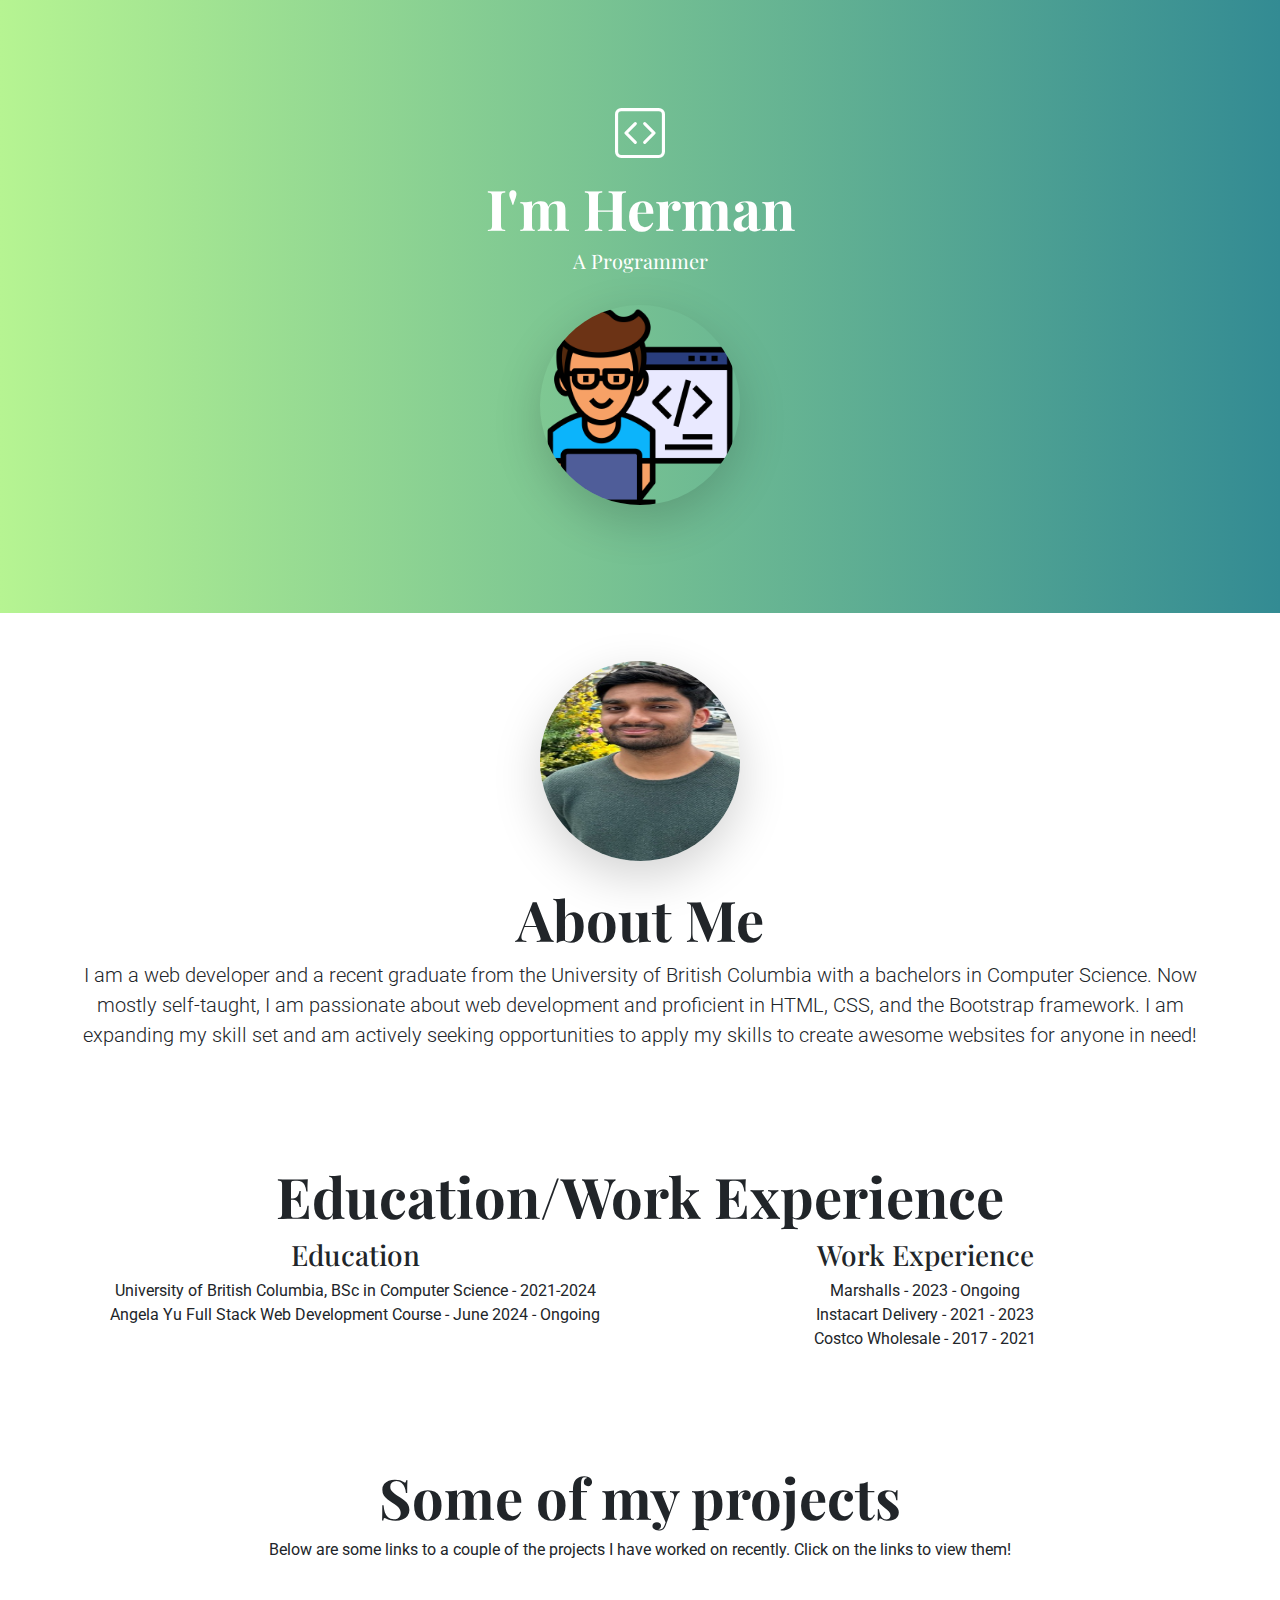
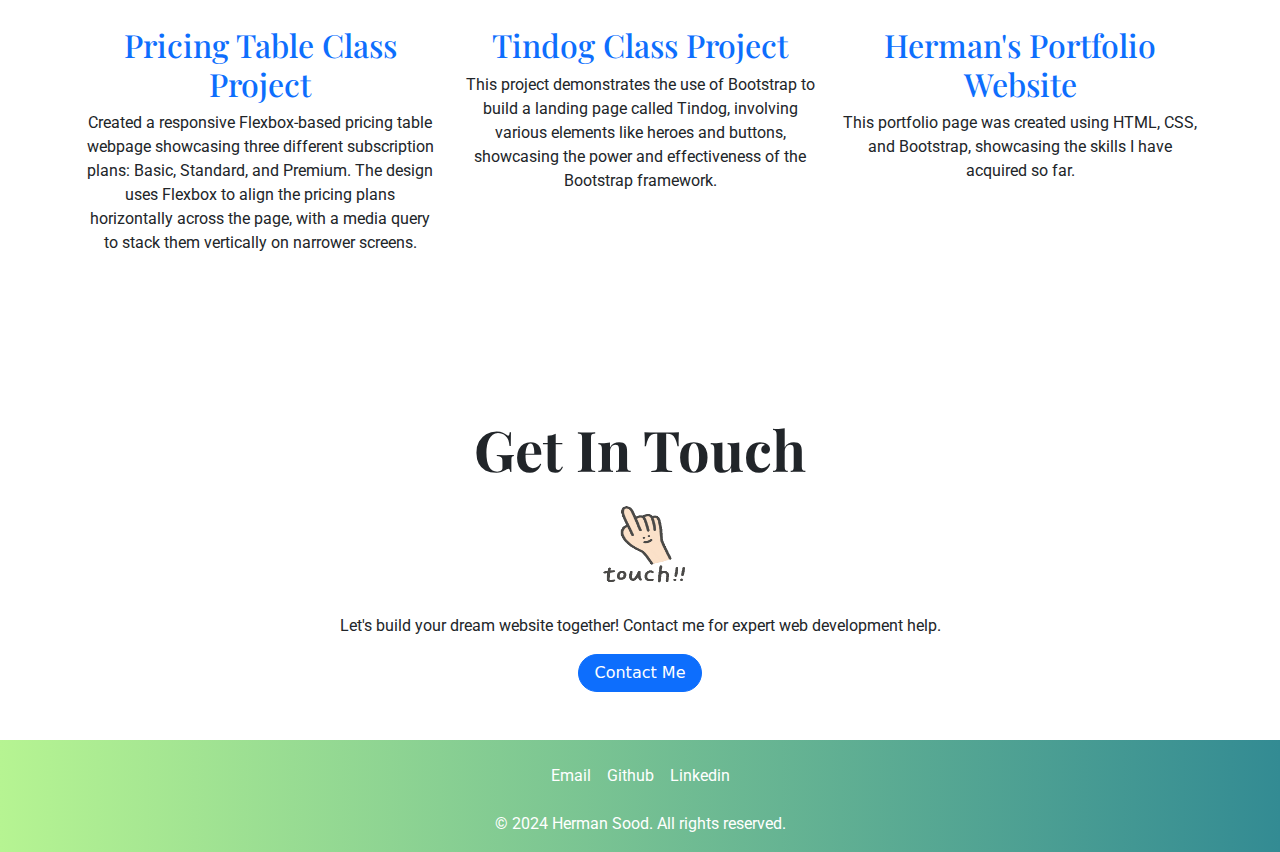
<file: index.html>
<!DOCTYPE html>
<html lang="en">
<head>
    <meta charset="UTF-8">
    <meta name="viewport" content="width=device-width, initial-scale=1.0">
    <title>Herman's Personal Site</title>
    <link href="https://cdn.jsdelivr.net/npm/bootstrap@5.3.3/dist/css/bootstrap.min.css" rel="stylesheet" integrity="sha384-QWTKZyjpPEjISv5WaRU9OFeRpok6YctnYmDr5pNlyT2bRjXh0JMhjY6hW+ALEwIH" crossorigin="anonymous">
    <link rel="stylesheet" href="./style.css">
    <link href="https://fonts.googleapis.com/css2?family=Playfair+Display:wght@700&family=Roboto:wght@400&display=swap" rel="stylesheet">
</head>
<body>
    <header class="Part1 text-center text-white">
        <div class="container py-5">
            <svg xmlns="http://www.w3.org/2000/svg" width="50" height="50" fill="currentColor" class="bi bi-code-square mb-3" viewBox="0 0 16 16">
                <path d="M14 1a1 1 0 0 1 1 1v12a1 1 0 0 1-1 1H2a1 1 0 0 1-1-1V2a1 1 0 0 1 1-1zM2 0a2 2 0 0 0-2 2v12a2 2 0 0 0 2 2h12a2 2 0 0 0 2-2V2a2 2 0 0 0-2-2z"/>
                <path d="M6.854 4.646a.5.5 0 0 1 0 .708L4.207 8l2.647 2.646a.5.5 0 0 1-.708.708l-3-3a.5.5 0 0 1 0-.708l3-3a.5.5 0 0 1 .708 0m2.292 0a.5.5 0 0 0 0 .708L11.793 8l-2.647 2.646a.5.5 0 0 0 .708.708l3-3a.5.5 0 0 0 0-.708l-3-3a.5.5 0 0 0-.708 0"/>
            </svg>
            <h1 class="display-4 fw-bold">I'm Herman</h1>
            <h2 class="lead">A Programmer</h2>
            <img src="./assets/images/Programmer.png" class="profile img-fluid rounded-circle shadow-lg mt-4" alt="Programmer" width="200" loading="lazy">
        </div>
    </header>

    <section class="Part2 text-center">
        <div class="container py-5">
            <img src="./assets/images/Screenshot 2024-05-30 150441.png" class="Herman img-fluid rounded-circle shadow-lg mb-4" alt="Herman" width="200" height="200" loading="lazy">
            <h2 class="display-4 fw-bold">About Me</h2>
            <p class="lead">I am a web developer and a recent graduate from the University of British Columbia with a bachelors in Computer Science. 
                Now mostly self-taught, I am passionate about web development and proficient in HTML, CSS, and the Bootstrap framework. I am expanding my skill set and am actively seeking opportunities to apply my skills to create awesome websites for anyone in need!</p>
        </div>
    </section>

    <section class="Part3 text-center">
        <div class="container py-5">
            <h2 class="display-4 fw-bold">Education/Work Experience</h2>
            <div class="row">
                <div class="col-md-6">
                    <h3>Education</h3>
                    <ul class="list-unstyled">
                        <li>University of British Columbia, BSc in Computer Science - 2021-2024</li>
                        <li>Angela Yu Full Stack Web Development Course - June 2024 - Ongoing</li>
                    </ul>
                </div>
                <div class="col-md-6">
                    <h3>Work Experience</h3>
                    <ul class="list-unstyled">
                        <li>Marshalls - 2023 - Ongoing</li>
                        <li>Instacart Delivery - 2021 - 2023</li>
                        <li>Costco Wholesale - 2017 - 2021</li>
                    </ul>
                </div>
            </div>
        </div>
    </section>

    <section class="Part4 text-center">
        <div class="container py-5">
            <h2 class="display-4 fw-bold">Some of my projects</h2>
            <p>Below are some links to a couple of the projects I have worked on recently. Click on the links to view them!</p>
            <div class="row g-4 py-5 row-cols-1 row-cols-lg-3">
                <div class="col">
                    <h3 class="fs-2"><a href="./Projects/9.4+Flexbox+Pricing+Table+Project/index.html" class="text-decoration-none">Pricing Table Class Project</a></h3>
                    <p>Created a responsive Flexbox-based pricing table webpage showcasing three different subscription plans: Basic, Standard, and Premium. The design uses Flexbox to align the pricing plans horizontally across the page, with a media query to stack them vertically on narrower screens.</p>
                </div>
                <div class="col">
                    <h3 class="fs-2"><a href="./Projects/11.3+TinDog+Project/11.3 TinDog Project/index.html" class="text-decoration-none">Tindog Class Project</a></h3>
                    <p>This project demonstrates the use of Bootstrap to build a landing page called Tindog, involving various elements like heroes and buttons, showcasing the power and effectiveness of the Bootstrap framework.</p>
                </div>
                <div class="col">
                    <h3 class="fs-2"><a href="./index.html" class="text-decoration-none">Herman's Portfolio Website</a></h3>
                    <p>This portfolio page was created using HTML, CSS, and Bootstrap, showcasing the skills I have acquired so far.</p>
                </div>
            </div>
        </div>
    </section>

    <section class="Contact text-center">
        <div class="container py-5">
            <h2 class="display-4 fw-bold">Get In Touch</h2>
            <img class="d-block mx-auto mb-4" src="./assets/images/giphy.gif" alt="" width="100" height="100">
            <p>Let's build your dream website together! Contact me for expert web development help.</p>
            <a href="#bottom"><button class="btn btn-primary rounded-pill px-3" type="button">Contact Me</button></a>
        </div>
    </section>

    <footer id="bottom" class="footer py-3 bg-dark text-white text-center">
        <ul class="nav justify-content-center pb-3">
            <li class="nav-item"><a href="mailto:hermansood23@gmail.com" class="nav-link px-2 text-white">Email</a></li>
            <li class="nav-item"><a href="https://github.com/Herman-23" class="nav-link px-2 text-white">Github</a></li>
            <li class="nav-item"><a href="https://www.linkedin.com/in/herman-sood-1b1a741b8/" class="nav-link px-2 text-white">Linkedin</a></li>
        </ul>
        <p class="mb-0">© 2024 Herman Sood. All rights reserved.</p>
    </footer>
</body>
</html>
</file>
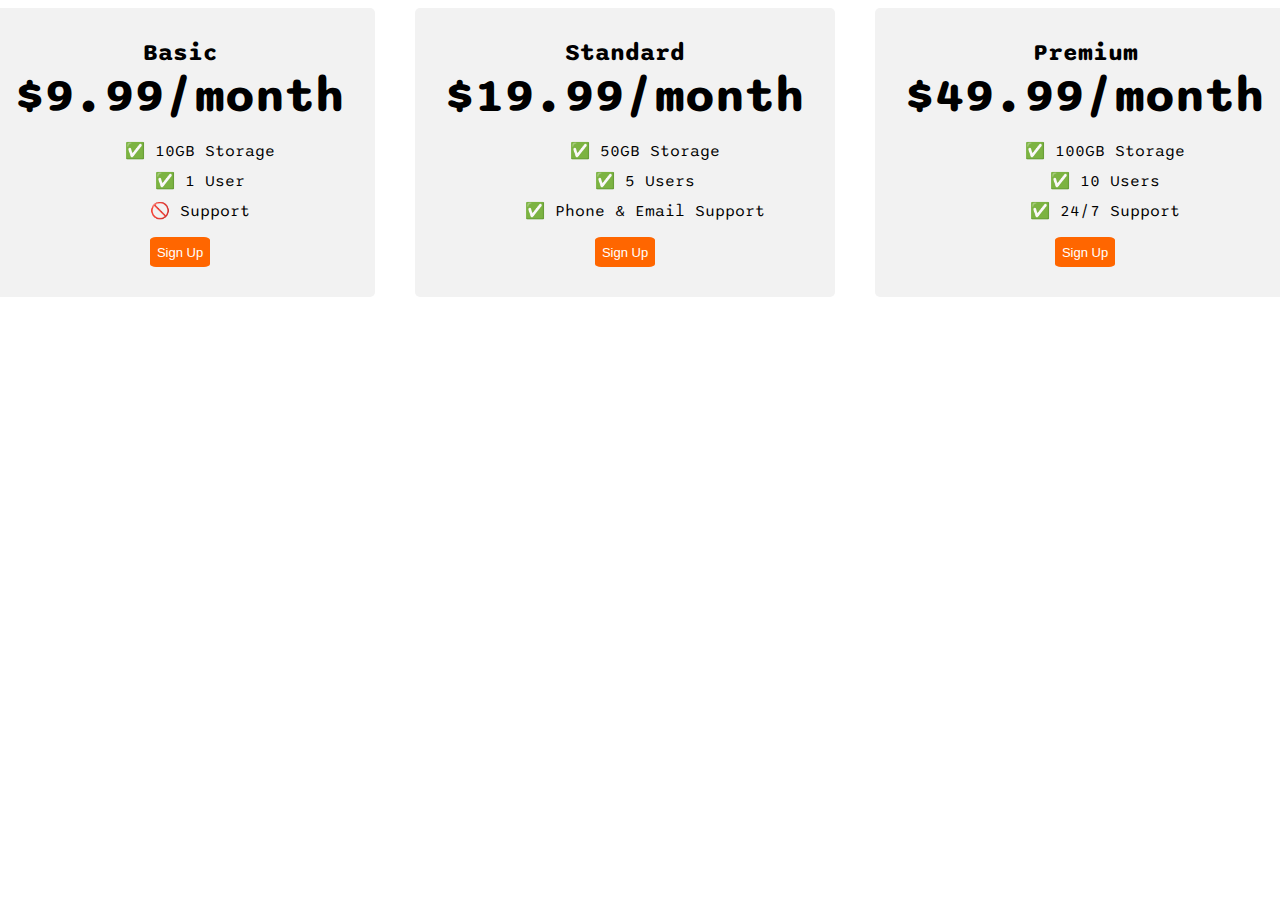
<file: Projects/9.4+Flexbox+Pricing+Table+Project/index.html>
<!DOCTYPE html>
<html>
  <head>
    <title>Flexbox Pricing Table</title>
    <link rel="preconnect" href="https://fonts.googleapis.com" />
    <link rel="preconnect" href="https://fonts.gstatic.com" crossorigin />
    <link
      href="https://fonts.googleapis.com/css2?family=Sono:wght@400;700&display=swap"
      rel="stylesheet"
    />
    <style>
      body {
        font-family: "Sono", sans-serif;
      }
      .plan-features {
        list-style: none;
      }
      .pricing-container {
        display: flex;
        justify-content: center;
        align-items: center;
        gap: 40px;
        position: relative;
      }

      .pricing-container > .pricing-plan {
        background-color: #F2F2F2;
        flex: 1;
        text-align: center;
        padding: 30px;
        border-radius: 5px;

      }

      .plan-title {
        font-weight: bold;
        font-size: 24px;
        text-align: center;
      }

      .plan-price {
        text-align: center;
        font-weight: bold;
        font-size: 48px;
      }

      .pricing-plan > .plan-button {
        background-color: #ff6600;
        color: white;
        border-radius: 10%;
        border-style: none;
        font-size: 13px;
        height: 30px;
        width: 60px;  
      }

      .plan-features li {
        margin-bottom: 10px;
        text-align: center;
      }

      /* Hint: What can you do with a media query and flexbox? */
      @media (max-width: 1250px) {
        .pricing-container {
          display: flex;
          flex-direction: column;
          align-items: center;
          height: 100%;
        }
      }
    </style>
  </head>

  <body>
    <div class="pricing-container">
      <div class="pricing-plan">
        <div class="plan-title">Basic</div>
        <div class="plan-price">$9.99/month</div>
        <ul class="plan-features">
          <li>✅ 10GB Storage</li>
          <li>✅ 1 User</li>
          <li>🚫 Support</li>
        </ul>
        <button class="plan-button">Sign Up</button>
      </div>
      <div class="pricing-plan">
        <div class="plan-title">Standard</div>
        <div class="plan-price">$19.99/month</div>
        <ul class="plan-features">
          <li>✅ 50GB Storage</li>
          <li>✅ 5 Users</li>
          <li>✅ Phone &amp; Email Support</li>
        </ul>
        <button class="plan-button">Sign Up</button>
      </div>
      <div class="pricing-plan">
        <div class="plan-title">Premium</div>
        <div class="plan-price">$49.99/month</div>
        <ul class="plan-features">
          <li>✅ 100GB Storage</li>
          <li>✅ 10 Users</li>
          <li>✅ 24/7 Support</li>
        </ul>
        <button class="plan-button">Sign Up</button>
      </div>
    </div>
  </body>
</html>
</file>
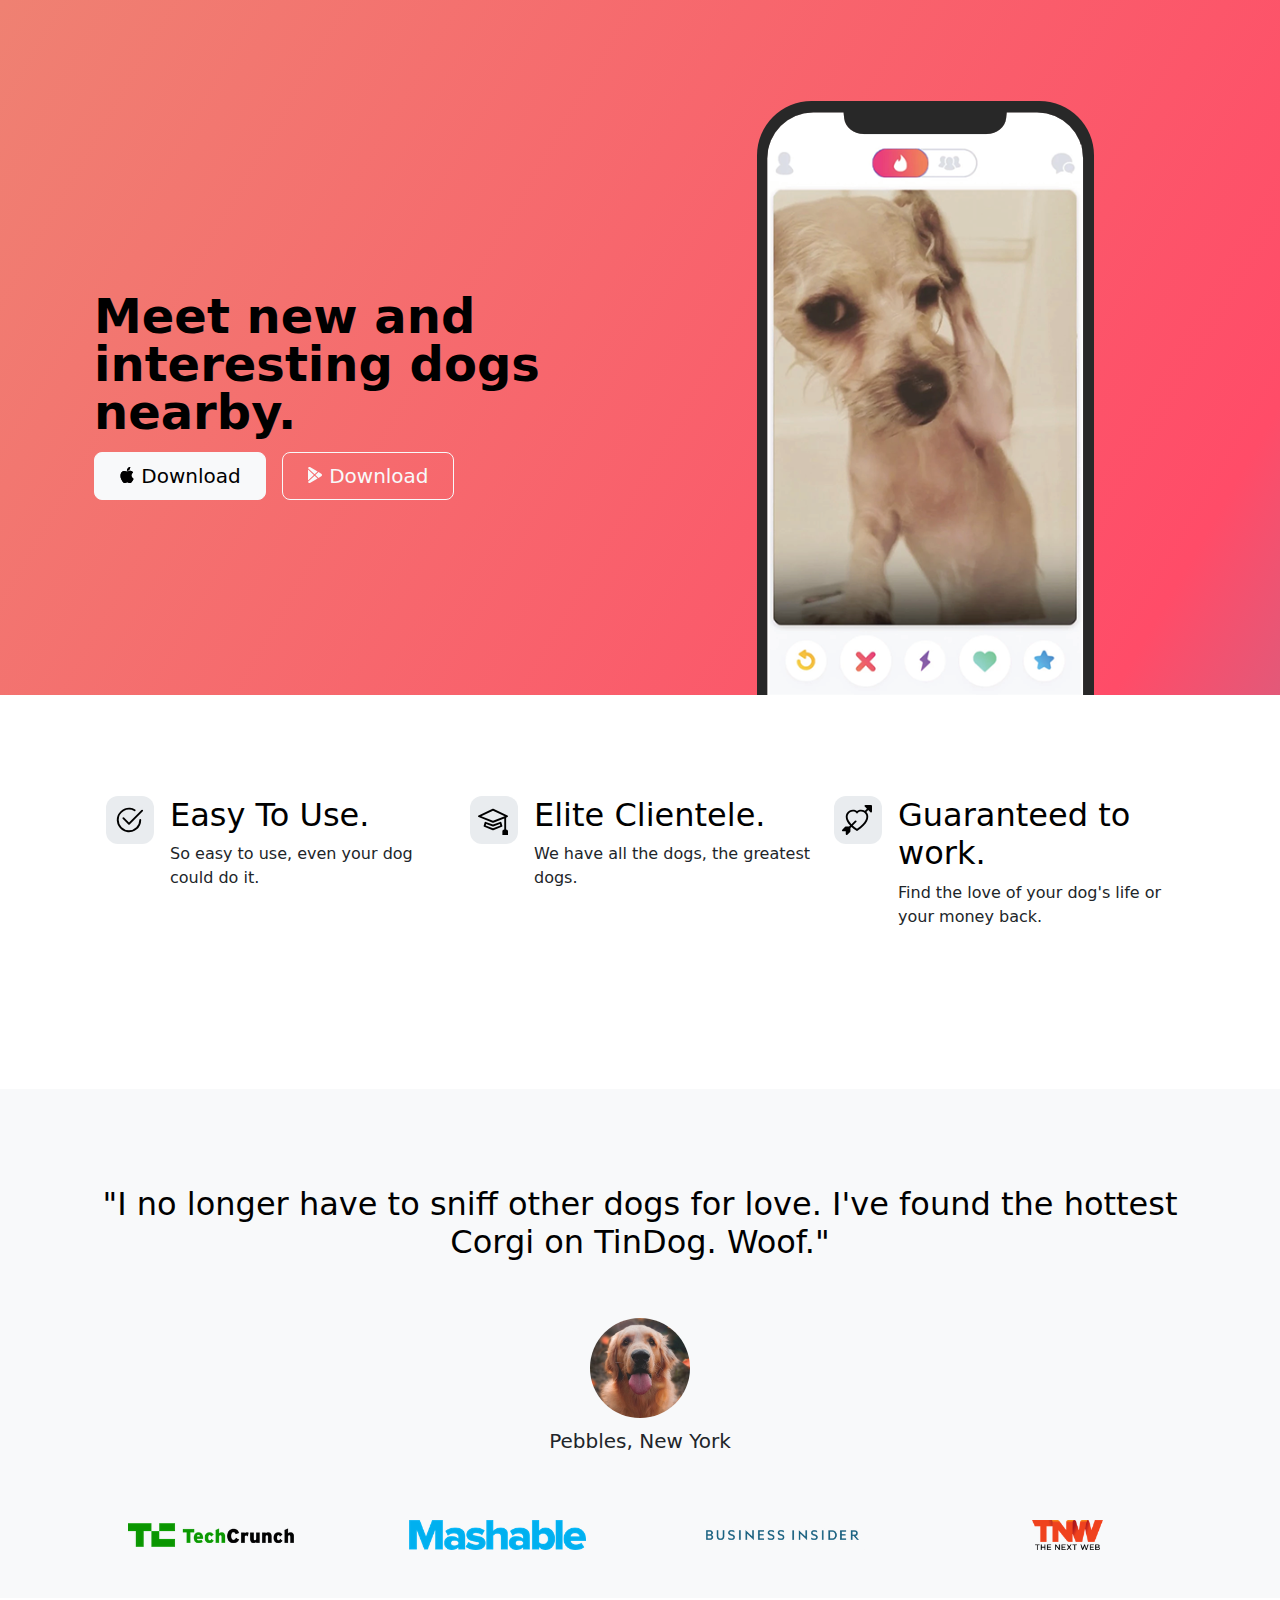
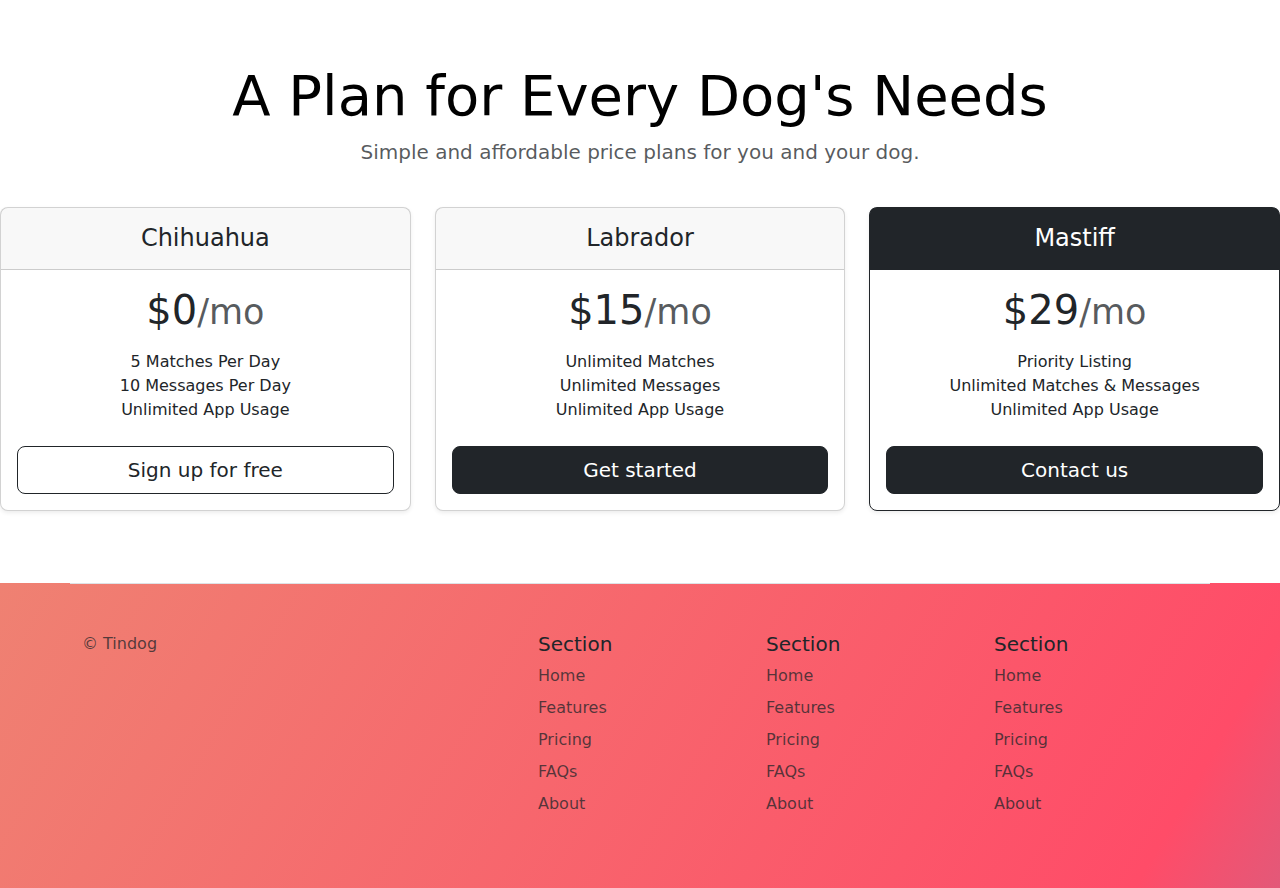
<file: Projects/11.3+TinDog+Project/11.3 TinDog Project/index.html>
<!DOCTYPE html>
<html lang="en">

<head>
  <meta charset="UTF-8">
  <meta name="viewport" content="width=device-width, initial-scale=1.0">
  <title>TinDog</title>
  <link rel="stylesheet" href="./css/style.css">
  <link href="https://cdn.jsdelivr.net/npm/bootstrap@5.3.3/dist/css/bootstrap.min.css" rel="stylesheet" integrity="sha384-QWTKZyjpPEjISv5WaRU9OFeRpok6YctnYmDr5pNlyT2bRjXh0JMhjY6hW+ALEwIH" crossorigin="anonymous">
</head>

<body>

  <!-- Title -->
  <section id="title" class="gradient-background">
    <div>
    <div class="container col-xxl-8 px-4 pt-5">
      <div class="row flex-lg-row-reverse align-items-center g-5 pt-5">
        <div class="col-10 col-sm-8 col-lg-6">
          <img src="./images/iphone.png" class="d-block mx-lg-auto img-fluid" alt="iphone dog"  height="200px" style="padding-bottom: 0; padding-top: 5px;" loading="lazy">
        </div>
        <div class="col-lg-6">
          <h1 class="display-5 fw-bold text-body-emphasis lh-1 mb-3">Meet new and interesting dogs nearby.</h1>
          <!-- <p class="lead">Easy to use.
            So easy to use, even your dog could do it.</p> -->
          <div class="d-grid gap-2 d-md-flex justify-content-md-start">
            <button type="button" class="btn btn-light btn-lg px-4 me-md-2"> <svg xmlns="http://www.w3.org/2000/svg" width="16" height="16" fill="currentColor"
              class="bi bi-apple mb-1" viewBox="0 0 16 16">
<path d="M11.182.008C11.148-.03 9.923.023 8.857 1.18c-1.066 1.156-.902 2.482-.878 2.516.024.034 1.52.087 2.475-1.258.955-1.345.762-2.391.728-2.43Zm3.314 11.733c-.048-.096-2.325-1.234-2.113-3.422.212-2.189 1.675-2.789 1.698-2.854.023-.065-.597-.79-1.254-1.157a3.692 3.692 0 0 0-1.563-.434c-.108-.003-.483-.095-1.254.116-.508.139-1.653.589-1.968.607-.316.018-1.256-.522-2.267-.665-.647-.125-1.333.131-1.824.328-.49.196-1.422.754-2.074 2.237-.652 1.482-.311 3.83-.067 4.56.244.729.625 1.924 1.273 2.796.576.984 1.34 1.667 1.659 1.899.319.232 1.219.386 1.843.067.502-.308 1.408-.485 1.766-.472.357.013 1.061.154 1.782.539.571.197 1.111.115 1.652-.105.541-.221 1.324-1.059 2.238-2.758.347-.79.505-1.217.473-1.282Z" />
<path d="M11.182.008C11.148-.03 9.923.023 8.857 1.18c-1.066 1.156-.902 2.482-.878 2.516.024.034 1.52.087 2.475-1.258.955-1.345.762-2.391.728-2.43Zm3.314 11.733c-.048-.096-2.325-1.234-2.113-3.422.212-2.189 1.675-2.789 1.698-2.854.023-.065-.597-.79-1.254-1.157a3.692 3.692 0 0 0-1.563-.434c-.108-.003-.483-.095-1.254.116-.508.139-1.653.589-1.968.607-.316.018-1.256-.522-2.267-.665-.647-.125-1.333.131-1.824.328-.49.196-1.422.754-2.074 2.237-.652 1.482-.311 3.83-.067 4.56.244.729.625 1.924 1.273 2.796.576.984 1.34 1.667 1.659 1.899.319.232 1.219.386 1.843.067.502-.308 1.408-.485 1.766-.472.357.013 1.061.154 1.782.539.571.197 1.111.115 1.652-.105.541-.221 1.324-1.059 2.238-2.758.347-.79.505-1.217.473-1.282Z" />
</svg> Download
            </button> 
            <button type="button" class="btn btn-outline-light btn-lg px-4"> <svg xmlns="http://www.w3.org/2000/svg" width="16" height="16" fill="currentColor"
              class="bi bi-google-play mb-1" viewBox="0 0 16 16">
<path
                d="M14.222 9.374c1.037-.61 1.037-2.137 0-2.748L11.528 5.04 8.32 8l3.207 2.96 2.694-1.586Zm-3.595 2.116L7.583 8.68 1.03 14.73c.201 1.029 1.36 1.61 2.303 1.055l7.294-4.295ZM1 13.396V2.603L6.846 8 1 13.396ZM1.03 1.27l6.553 6.05 3.044-2.81L3.333.215C2.39-.341 1.231.24 1.03 1.27Z" />
</svg> Download </button>
          </div>
        </div>
      </div>
    </div>
  </section>
  <!-- Features -->
   <div class="container">
  <section id="features" style="margin-top: 5px;">
    <div class="container px-4 py-5" id="hanging-icons">
      <div class="row g-4 py-5 row-cols-1 row-cols-lg-3">
        <div class="col d-flex align-items-start">
          <div class="icon-square text-body-emphasis bg-body-secondary d-inline-flex align-items-center justify-content-center fs-4 flex-shrink-0 me-3">
            <svg class="bi" width="1em" height="1em"><use xlink:href="#toggles2"></use></svg>
            <svg  style="position: relative; right: 10px; height: 40px;" xmlns="http://www.w3.org/2000/svg" height="30" fill="currentColor" class="bi bi-check2-circle"
              viewBox="0 0 16 16">
<path
                d="M2.5 8a5.5 5.5 0 0 1 8.25-4.764.5.5 0 0 0 .5-.866A6.5 6.5 0 1 0 14.5 8a.5.5 0 0 0-1 0 5.5 5.5 0 1 1-11 0z" />
<path
                d="M15.354 3.354a.5.5 0 0 0-.708-.708L8 9.293 5.354 6.646a.5.5 0 1 0-.708.708l3 3a.5.5 0 0 0 .708 0l7-7z" />
</svg>
          </div>
          <div>
            <h3 class="fs-2 text-body-emphasis"> Easy To Use.</h3>
            <p>So easy to use, even your dog could do it.</p>
            <!-- <a href="#" class="btn btn-primary">
              Primary button
            </a> -->
          </div>
        </div>
        <div class="col d-flex align-items-start">
          <div class="icon-square text-body-emphasis bg-body-secondary d-inline-flex align-items-center justify-content-center fs-4 flex-shrink-0 me-3">
            <svg class="bi" width="1em" height="1em"><use xlink:href="#cpu-fill"></use></svg>
            <svg style="position: relative; right: 10px; height: 40px;" xmlns="http://www.w3.org/2000/svg" height="30" fill="currentColor" class="bi bi-mortarboard" viewBox="0 0 16 16">
              <path d="M8.211 2.047a.5.5 0 0 0-.422 0l-7.5 3.5a.5.5 0 0 0 .025.917l7.5 3a.5.5 0 0 0 .372 0L14 7.14V13a1 1 0 0 0-1 1v2h3v-2a1 1 0 0 0-1-1V6.739l.686-.275a.5.5 0 0 0 .025-.917l-7.5-3.5ZM8 8.46 1.758 5.965 8 3.052l6.242 2.913L8 8.46Z"/>
              <path d="M4.176 9.032a.5.5 0 0 0-.656.327l-.5 1.7a.5.5 0 0 0 .294.605l4.5 1.8a.5.5 0 0 0 .372 0l4.5-1.8a.5.5 0 0 0 .294-.605l-.5-1.7a.5.5 0 0 0-.656-.327L8 10.466 4.176 9.032Zm-.068 1.873.22-.748 3.496 1.311a.5.5 0 0 0 .352 0l3.496-1.311.22.748L8 12.46l-3.892-1.556Z"/>
              </svg>
          </div>
          <div>
            
            <h3 class="fs-2 text-body-emphasis">Elite Clientele.</h3>
            <p>We have all the dogs, the greatest dogs.</p>
            <!-- <a href="#" class="btn btn-primary">
              Primary button
            </a> -->
          </div>
        </div>
        <div class="col d-flex align-items-start">
          <div class="icon-square text-body-emphasis bg-body-secondary d-inline-flex align-items-center justify-content-center fs-4 flex-shrink-0 me-3">
            <svg class="bi" width="1em" height="1em"><use xlink:href="#tools"></use></svg>
            <svg style="position: relative; right: 10px; height: 40px;" xmlns="http://www.w3.org/2000/svg" height="30" fill="currentColor" class="bi bi-arrow-through-heart"
              viewBox="0 0 16 16">
<path fill-rule="evenodd"
                d="M2.854 15.854A.5.5 0 0 1 2 15.5V14H.5a.5.5 0 0 1-.354-.854l1.5-1.5A.5.5 0 0 1 2 11.5h1.793l.53-.53c-.771-.802-1.328-1.58-1.704-2.32-.798-1.575-.775-2.996-.213-4.092C3.426 2.565 6.18 1.809 8 3.233c1.25-.98 2.944-.928 4.212-.152L13.292 2 12.147.854A.5.5 0 0 1 12.5 0h3a.5.5 0 0 1 .5.5v3a.5.5 0 0 1-.854.354L14 2.707l-1.006 1.006c.236.248.44.531.6.845.562 1.096.585 2.517-.213 4.092-.793 1.563-2.395 3.288-5.105 5.08L8 13.912l-.276-.182a21.86 21.86 0 0 1-2.685-2.062l-.539.54V14a.5.5 0 0 1-.146.354l-1.5 1.5Zm2.893-4.894A20.419 20.419 0 0 0 8 12.71c2.456-1.666 3.827-3.207 4.489-4.512.679-1.34.607-2.42.215-3.185-.817-1.595-3.087-2.054-4.346-.761L8 4.62l-.358-.368c-1.259-1.293-3.53-.834-4.346.761-.392.766-.464 1.845.215 3.185.323.636.815 1.33 1.519 2.065l1.866-1.867a.5.5 0 1 1 .708.708L5.747 10.96Z" />
</svg>
          </div>
          <div>
            
            <h3 class="fs-2 text-body-emphasis">Guaranteed to work.</h3>
            <p>Find the love of your dog's life or your money back.</p>
            <!-- <a href="#" class="btn btn-primary">
              Primary button
            </a> -->
          </div>
        </div>
      </div>
    </div>
</div>

  </section>
  <!-- Testimonial -->
  <section id="testimonial">
    <div class="my-5">
      <div class="p-5 text-center bg-body-tertiary">
        <div class="container py-5">
          <h2 class="text-body-emphasis">"I no longer have to sniff other dogs for love. I've found the hottest Corgi on
            TinDog. Woof."</h2>
            <!-- mt is margin top of 5 in bootstrap -->
          <img class="profile-img mt-5" src="./images/dog-img.jpg" alt="dog image">
          <p class="col-lg-8 mx-auto lead mt-2">
            Pebbles, New York
          </p>
        </div>

        <div class="container">
          <div class="row">
            <div class="col-lg-3 col-sm-12">
              <img src="./images/techcrunch.png" alt="techcrunch" height="30">
            </div>
            <div class="col-lg-3 col-sm-12">
              <img src="./images/mashable.png" alt="mashable" height="30">
            </div>
            <div class="col-lg-3 col-sm-12">
              <img src="./images/bizinsider.png" alt="bizinsider" height="30">
            </div>
            <div class="col-lg-3 col-sm-12">
              <img src="./images/tnw.png" alt="tnw" height="30">
            </div>
          </div>
        </div>
      </div>
    </div>
  </section>
  <!-- Pricing -->
  <section id="pricing">
    <div class="pricing-header p-3 pb-md-4 mx-auto text-center">
      <h2 class="display-4 fw-normal text-body-emphasis">A Plan for Every Dog's Needs</h1>
      <p class="fs-5 text-body-secondary">Simple and affordable price plans for you and your dog.</p>
    </div>
    <div class="row row-cols-1 row-cols-md-3 mb-3 text-center">
      <div class="col">
        <div class="card mb-4 rounded-3 shadow-sm">
          <div class="card-header py-3">
            <h4 class="my-0 fw-normal">Chihuahua</h4>
          </div>
          <div class="card-body">
            <h1 class="card-title pricing-card-title">$0<small class="text-body-secondary fw-light">/mo</small></h1>
            <ul class="list-unstyled mt-3 mb-4">
              <li>5 Matches Per Day</li>
              <li>10 Messages Per Day</li>
              <li>Unlimited App Usage</li>
            </ul>
            <button type="button" class="w-100 btn btn-lg btn-outline-dark">Sign up for free</button>
          </div>
        </div>
      </div>
      <div class="col">
        <div class="card mb-4 rounded-3 shadow-sm">
          <div class="card-header py-3">
            <h4 class="my-0 fw-normal">Labrador</h4>
          </div>
          <div class="card-body">
            <h1 class="card-title pricing-card-title">$15<small class="text-body-secondary fw-light">/mo</small></h1>
            <ul class="list-unstyled mt-3 mb-4">
              <li>Unlimited Matches</li>
              <li>Unlimited Messages</li>
              <li>Unlimited App Usage</li>
            </ul>
            <button type="button" class="w-100 btn btn-lg btn-dark">Get started</button>
          </div>
        </div>
      </div>
      <div class="col">
        <div class="card mb-4 rounded-3 shadow-sm border-dark">
          <div class="card-header py-3 text-bg-dark border-dark">
            <h4 class="my-0 fw-normal">Mastiff</h4>
          </div>
          <div class="card-body">
            <h1 class="card-title pricing-card-title">$29<small class="text-body-secondary fw-light">/mo</small></h1>
            <ul class="list-unstyled mt-3 mb-4">
              <li>Priority Listing</li>
              <li>Unlimited Matches & Messages</li>
              <li>Unlimited App Usage</li>
            </ul>
            <button type="button" class="w-100 btn btn-lg btn-dark">Contact us</button>
          </div>
        </div>
      </div>
    </div>

  </section>
  <!-- Footer -->
  <section id="contact" class="gradient-background">
    <div class="container ">
      <footer class="row row-cols-1 row-cols-sm-2 row-cols-md-5 py-5 mt-5 border-top">
        <div class="col mb-3">

          <p class="text-body-secondary">© Tindog</p>
        </div>

        <div class="col mb-3">

        </div>

        <div class="col mb-3">
          <h5>Section</h5>
          <ul class="nav flex-column">
            <li class="nav-item mb-2"><a href="#" class="nav-link p-0 text-body-secondary">Home</a></li>
            <li class="nav-item mb-2"><a href="#" class="nav-link p-0 text-body-secondary">Features</a></li>
            <li class="nav-item mb-2"><a href="#" class="nav-link p-0 text-body-secondary">Pricing</a></li>
            <li class="nav-item mb-2"><a href="#" class="nav-link p-0 text-body-secondary">FAQs</a></li>
            <li class="nav-item mb-2"><a href="#" class="nav-link p-0 text-body-secondary">About</a></li>
          </ul>
        </div>

        <div class="col mb-3">
          <h5>Section</h5>
          <ul class="nav flex-column">
            <li class="nav-item mb-2"><a href="#" class="nav-link p-0 text-body-secondary">Home</a></li>
            <li class="nav-item mb-2"><a href="#" class="nav-link p-0 text-body-secondary">Features</a></li>
            <li class="nav-item mb-2"><a href="#" class="nav-link p-0 text-body-secondary">Pricing</a></li>
            <li class="nav-item mb-2"><a href="#" class="nav-link p-0 text-body-secondary">FAQs</a></li>
            <li class="nav-item mb-2"><a href="#" class="nav-link p-0 text-body-secondary">About</a></li>
          </ul>
        </div>

        <div class="col mb-3">
          <h5>Section</h5>
          <ul class="nav flex-column">
            <li class="nav-item mb-2"><a href="#" class="nav-link p-0 text-body-secondary">Home</a></li>
            <li class="nav-item mb-2"><a href="#" class="nav-link p-0 text-body-secondary">Features</a></li>
            <li class="nav-item mb-2"><a href="#" class="nav-link p-0 text-body-secondary">Pricing</a></li>
            <li class="nav-item mb-2"><a href="#" class="nav-link p-0 text-body-secondary">FAQs</a></li>
            <li class="nav-item mb-2"><a href="#" class="nav-link p-0 text-body-secondary">About</a></li>
          </ul>
        </div>
      </footer>
    </div>
  </section>
  <script src="https://cdn.jsdelivr.net/npm/bootstrap@5.3.3/dist/js/bootstrap.bundle.min.js" integrity="sha384-YvpcrYf0tY3lHB60NNkmXc5s9fDVZLESaAA55NDzOxhy9GkcIdslK1eN7N6jIeHz" crossorigin="anonymous"></script>
</body>

</html>
</file>
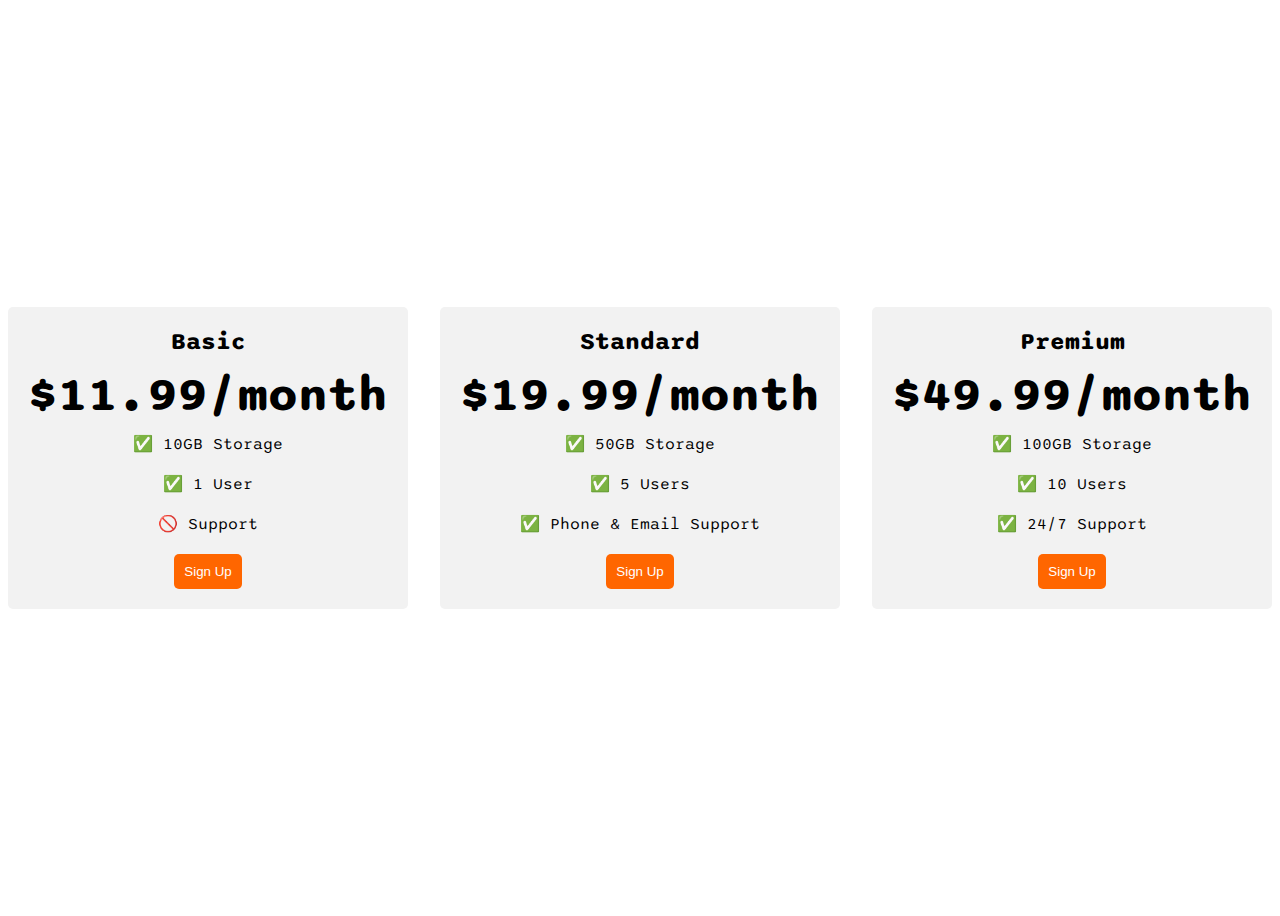
<file: Projects/9.4+Flexbox+Pricing+Table+Project/solution.html>
<!DOCTYPE html>
<html>

<head>
  <title>Flexbox Pricing Table</title>
  <link rel="preconnect" href="https://fonts.googleapis.com">
  <link rel="preconnect" href="https://fonts.gstatic.com" crossorigin>
  <link href="https://fonts.googleapis.com/css2?family=Sono:wght@400;700&display=swap" rel="stylesheet">
  <style>
    body {
      font-family: 'Sono', sans-serif;
    }

    .pricing-container {
      display: flex;
      justify-content: center;
      align-items: center;
      height: 100vh;
      gap: 2rem;
    }

    .pricing-plan {
      flex: 1;
      max-width: 400px;
      padding: 20px;
      background-color: #f2f2f2;
      border-radius: 5px;
      text-align: center;
    }

    .plan-title {
      font-size: 24px;
      font-weight: bold;
      margin-bottom: 10px;
    }

    .plan-price {
      font-size: 48px;
      font-weight: bold;
      margin-bottom: 10px;
    }

    .plan-features {
      list-style: none;
      padding: 0;
      margin: 0;
    }

    .plan-features li {
      margin-bottom: 20px;
    }

    .plan-button {
      padding: 10px;
      background-color: #ff6600;
      color: #fff;
      border-radius: 5px;
      border: none;
    }

    @media (max-width: 1250px) {
      .pricing-container {
        flex-direction: column;
        height: 100%;
      }
    }
  </style>
</head>

<body>
  <div class="pricing-container">
    <div class="pricing-plan">
      <div class="plan-title">Basic</div>
      <div class="plan-price">$11.99/month</div>
      <ul class="plan-features">
        <li>✅ 10GB Storage</li>
        <li>✅ 1 User</li>
        <li>🚫 Support</li>
      </ul>
      <button class="plan-button">Sign Up</a>
    </div>
    <div class="pricing-plan">
      <div class="plan-title">Standard</div>
      <div class="plan-price">$19.99/month</div>
      <ul class="plan-features">
        <li>✅ 50GB Storage</li>
        <li>✅ 5 Users</li>
        <li>✅ Phone &amp; Email Support</li>
      </ul>
      <button class="plan-button">Sign Up</a>
    </div>
    <div class="pricing-plan">
      <div class="plan-title">Premium</div>
      <div class="plan-price">$49.99/month</div>
      <ul class="plan-features">
        <li>✅ 100GB Storage</li>
        <li>✅ 10 Users</li>
        <li>✅ 24/7 Support</li>
      </ul>
      <button class="plan-button">Sign Up</a>
    </div>
  </div>

</body>

</html>
</file>
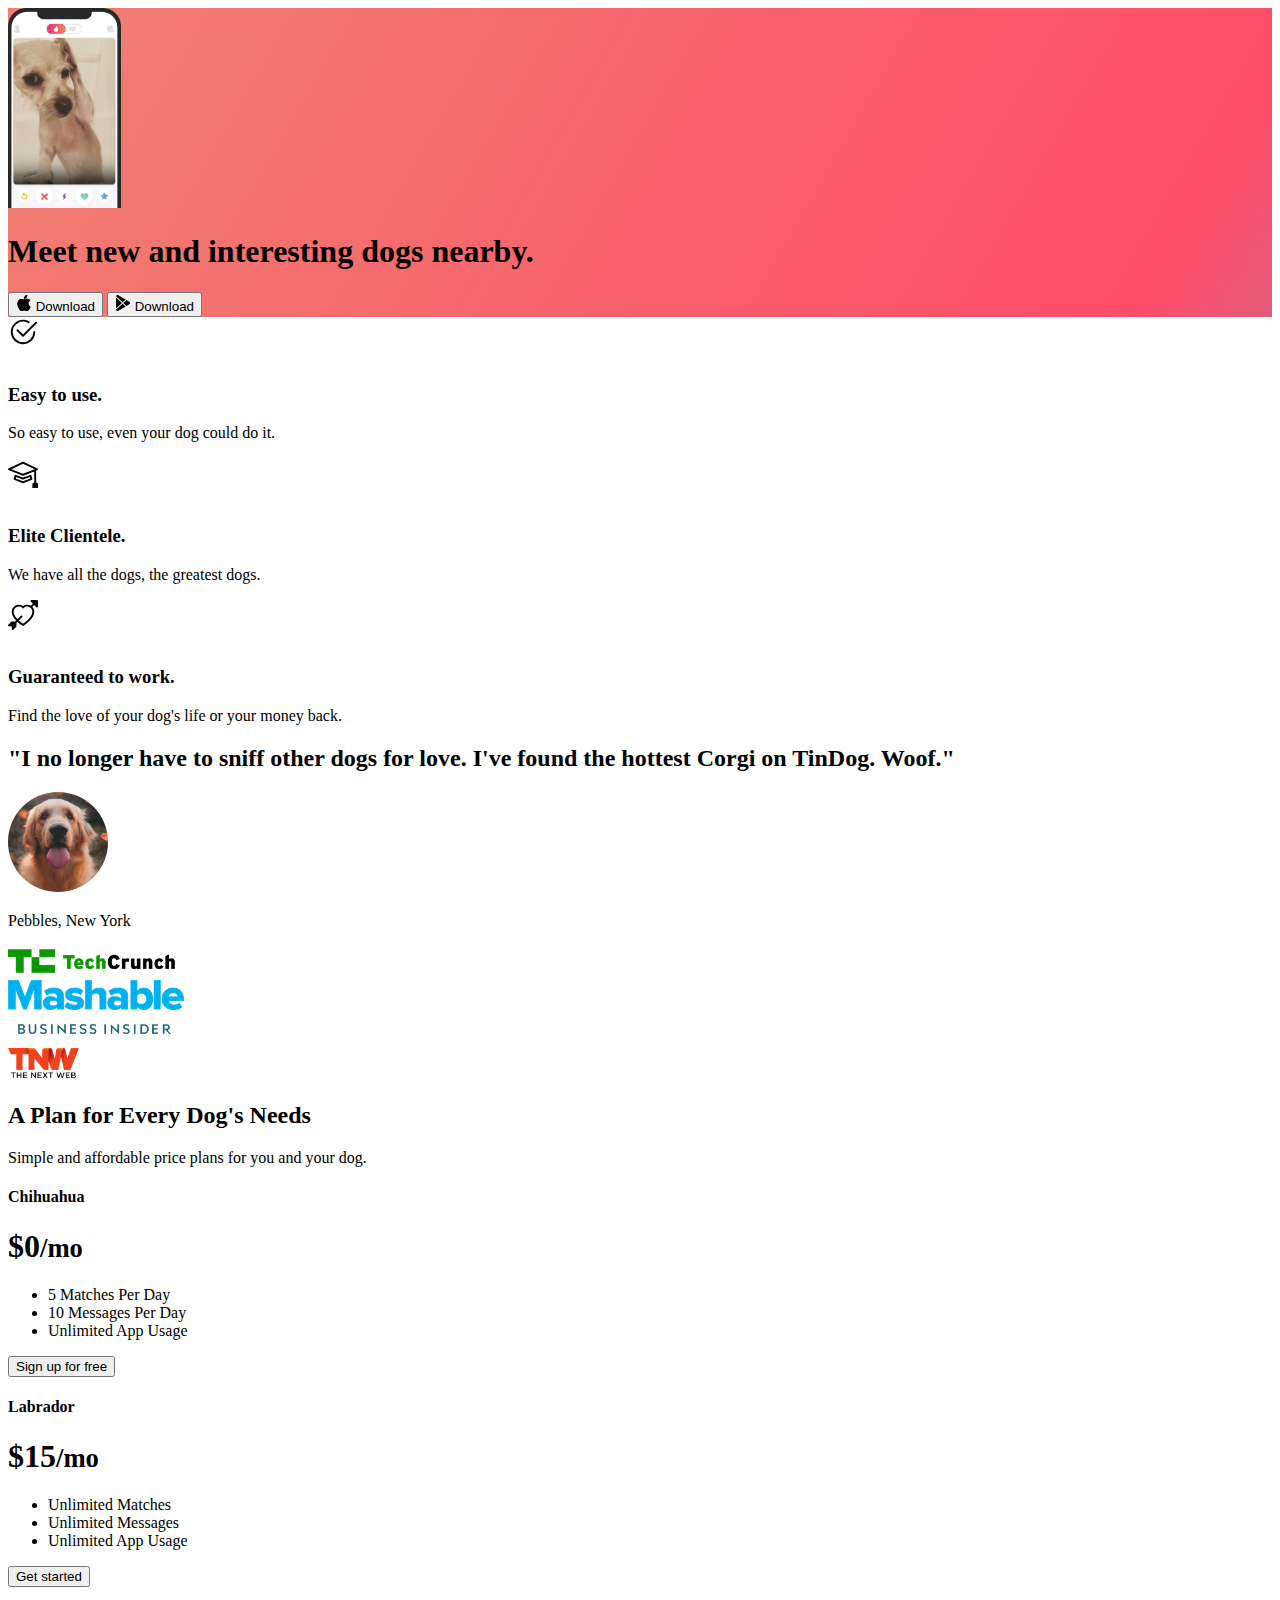
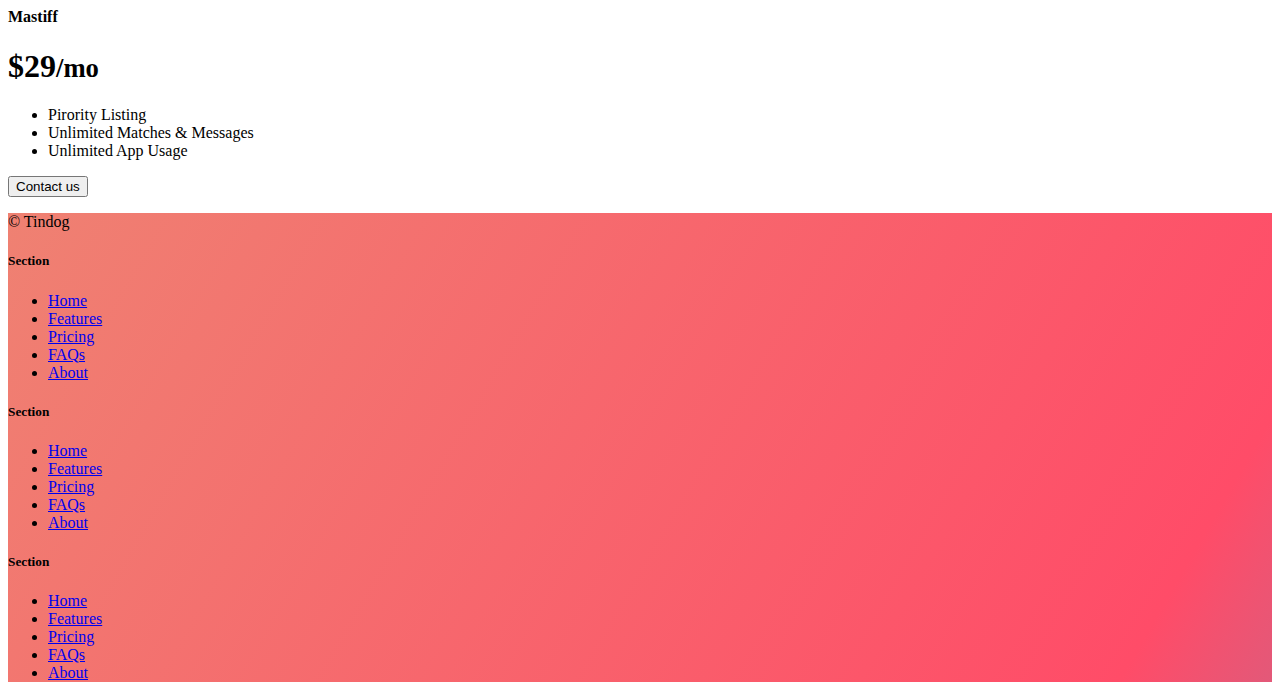
<file: Projects/11.3+TinDog+Project/11.3 TinDog Project/solution.html>
<!DOCTYPE html>
<html lang="en">

<head>
  <meta charset="UTF-8">
  <meta name="viewport" content="width=device-width, initial-scale=1.0">
  <title>TinDog</title>
  <link href="https://cdn.jsdelivr.net/npm/bootstrap@5.3.0-alpha3/dist/css/bootstrap.min.css" rel="stylesheet"
    integrity="sha384-KK94CHFLLe+nY2dmCWGMq91rCGa5gtU4mk92HdvYe+M/SXH301p5ILy+dN9+nJOZ" crossorigin="anonymous">
  <link rel="stylesheet" href="./css/solution.css">
</head>

<body>


  <!-- Title -->
  <section id="title" class="gradient-background">

    <div class="container col-xxl-8 px-4 pt-5">
      <div class="row flex-lg-row-reverse align-items-center g-5 pt-5">
        <div class="col-10 col-sm-8 col-lg-6">
          <img src="./images/iphone.png" class="d-block mx-lg-auto img-fluid" alt="Bootstrap Themes" height="200"
            loading="lazy">
        </div>
        <div class="col-lg-6">
          <h1 class="display-5 fw-bold text-body-emphasis lh-1 mb-3">Meet new and interesting dogs nearby.</h1>

          <div class="d-grid gap-2 d-md-flex justify-content-md-start">
            <button type="button" class="btn btn-light btn-lg px-4 me-md-2"><svg xmlns="http://www.w3.org/2000/svg"
                width="16" height="16" fill="currentColor" class="bi bi-apple mb-1" viewBox="0 0 16 16">
                <path
                  d="M11.182.008C11.148-.03 9.923.023 8.857 1.18c-1.066 1.156-.902 2.482-.878 2.516.024.034 1.52.087 2.475-1.258.955-1.345.762-2.391.728-2.43Zm3.314 11.733c-.048-.096-2.325-1.234-2.113-3.422.212-2.189 1.675-2.789 1.698-2.854.023-.065-.597-.79-1.254-1.157a3.692 3.692 0 0 0-1.563-.434c-.108-.003-.483-.095-1.254.116-.508.139-1.653.589-1.968.607-.316.018-1.256-.522-2.267-.665-.647-.125-1.333.131-1.824.328-.49.196-1.422.754-2.074 2.237-.652 1.482-.311 3.83-.067 4.56.244.729.625 1.924 1.273 2.796.576.984 1.34 1.667 1.659 1.899.319.232 1.219.386 1.843.067.502-.308 1.408-.485 1.766-.472.357.013 1.061.154 1.782.539.571.197 1.111.115 1.652-.105.541-.221 1.324-1.059 2.238-2.758.347-.79.505-1.217.473-1.282Z" />
                <path
                  d="M11.182.008C11.148-.03 9.923.023 8.857 1.18c-1.066 1.156-.902 2.482-.878 2.516.024.034 1.52.087 2.475-1.258.955-1.345.762-2.391.728-2.43Zm3.314 11.733c-.048-.096-2.325-1.234-2.113-3.422.212-2.189 1.675-2.789 1.698-2.854.023-.065-.597-.79-1.254-1.157a3.692 3.692 0 0 0-1.563-.434c-.108-.003-.483-.095-1.254.116-.508.139-1.653.589-1.968.607-.316.018-1.256-.522-2.267-.665-.647-.125-1.333.131-1.824.328-.49.196-1.422.754-2.074 2.237-.652 1.482-.311 3.83-.067 4.56.244.729.625 1.924 1.273 2.796.576.984 1.34 1.667 1.659 1.899.319.232 1.219.386 1.843.067.502-.308 1.408-.485 1.766-.472.357.013 1.061.154 1.782.539.571.197 1.111.115 1.652-.105.541-.221 1.324-1.059 2.238-2.758.347-.79.505-1.217.473-1.282Z" />
              </svg> Download</button>
            <button type="button" class="btn btn-outline-light btn-lg px-4"><svg xmlns="http://www.w3.org/2000/svg"
                width="16" height="16" fill="currentColor" class="bi bi-google-play mb-1" viewBox="0 0 16 16">
                <path
                  d="M14.222 9.374c1.037-.61 1.037-2.137 0-2.748L11.528 5.04 8.32 8l3.207 2.96 2.694-1.586Zm-3.595 2.116L7.583 8.68 1.03 14.73c.201 1.029 1.36 1.61 2.303 1.055l7.294-4.295ZM1 13.396V2.603L6.846 8 1 13.396ZM1.03 1.27l6.553 6.05 3.044-2.81L3.333.215C2.39-.341 1.231.24 1.03 1.27Z" />
              </svg> Download</button>
          </div>
        </div>
      </div>
    </div>
  </section>
  <!-- Features -->
  <section id="features">
    <div class="container mt-5">
      <div class="row g-4 py-5 row-cols-1 row-cols-lg-3">
        <div class="col d-flex align-items-start">
          <div
            class="icon-square text-body-emphasis bg-body-secondary d-inline-flex align-items-center justify-content-center fs-4 flex-shrink-0 me-3">
            <svg xmlns="http://www.w3.org/2000/svg" height="30" fill="currentColor" class="bi bi-check2-circle"
              viewBox="0 0 16 16">
              <path
                d="M2.5 8a5.5 5.5 0 0 1 8.25-4.764.5.5 0 0 0 .5-.866A6.5 6.5 0 1 0 14.5 8a.5.5 0 0 0-1 0 5.5 5.5 0 1 1-11 0z" />
              <path
                d="M15.354 3.354a.5.5 0 0 0-.708-.708L8 9.293 5.354 6.646a.5.5 0 1 0-.708.708l3 3a.5.5 0 0 0 .708 0l7-7z" />
            </svg>
          </div>
          <div>
            <h3 class="fs-2">Easy to use.</h3>
            <p>So easy to use, even your dog could do it.</p>

          </div>
        </div>
        <div class="col d-flex align-items-start">
          <div
            class="icon-square text-body-emphasis bg-body-secondary d-inline-flex align-items-center justify-content-center fs-4 flex-shrink-0 me-3">
            <svg xmlns="http://www.w3.org/2000/svg" height="30" fill="currentColor" class="bi bi-mortarboard"
              viewBox="0 0 16 16">
              <path
                d="M8.211 2.047a.5.5 0 0 0-.422 0l-7.5 3.5a.5.5 0 0 0 .025.917l7.5 3a.5.5 0 0 0 .372 0L14 7.14V13a1 1 0 0 0-1 1v2h3v-2a1 1 0 0 0-1-1V6.739l.686-.275a.5.5 0 0 0 .025-.917l-7.5-3.5ZM8 8.46 1.758 5.965 8 3.052l6.242 2.913L8 8.46Z" />
              <path
                d="M4.176 9.032a.5.5 0 0 0-.656.327l-.5 1.7a.5.5 0 0 0 .294.605l4.5 1.8a.5.5 0 0 0 .372 0l4.5-1.8a.5.5 0 0 0 .294-.605l-.5-1.7a.5.5 0 0 0-.656-.327L8 10.466 4.176 9.032Zm-.068 1.873.22-.748 3.496 1.311a.5.5 0 0 0 .352 0l3.496-1.311.22.748L8 12.46l-3.892-1.556Z" />
            </svg>
          </div>
          <div>
            <h3 class="fs-2">Elite Clientele.</h3>
            <p>We have all the dogs, the greatest dogs.</p>

          </div>
        </div>
        <div class="col d-flex align-items-start">
          <div
            class="icon-square text-body-emphasis bg-body-secondary d-inline-flex align-items-center justify-content-center fs-4 flex-shrink-0 me-3">
            <svg xmlns="http://www.w3.org/2000/svg" height="30" fill="currentColor" class="bi bi-arrow-through-heart"
              viewBox="0 0 16 16">
              <path fill-rule="evenodd"
                d="M2.854 15.854A.5.5 0 0 1 2 15.5V14H.5a.5.5 0 0 1-.354-.854l1.5-1.5A.5.5 0 0 1 2 11.5h1.793l.53-.53c-.771-.802-1.328-1.58-1.704-2.32-.798-1.575-.775-2.996-.213-4.092C3.426 2.565 6.18 1.809 8 3.233c1.25-.98 2.944-.928 4.212-.152L13.292 2 12.147.854A.5.5 0 0 1 12.5 0h3a.5.5 0 0 1 .5.5v3a.5.5 0 0 1-.854.354L14 2.707l-1.006 1.006c.236.248.44.531.6.845.562 1.096.585 2.517-.213 4.092-.793 1.563-2.395 3.288-5.105 5.08L8 13.912l-.276-.182a21.86 21.86 0 0 1-2.685-2.062l-.539.54V14a.5.5 0 0 1-.146.354l-1.5 1.5Zm2.893-4.894A20.419 20.419 0 0 0 8 12.71c2.456-1.666 3.827-3.207 4.489-4.512.679-1.34.607-2.42.215-3.185-.817-1.595-3.087-2.054-4.346-.761L8 4.62l-.358-.368c-1.259-1.293-3.53-.834-4.346.761-.392.766-.464 1.845.215 3.185.323.636.815 1.33 1.519 2.065l1.866-1.867a.5.5 0 1 1 .708.708L5.747 10.96Z" />
            </svg>
          </div>
          <div>
            <h3 class="fs-2">Guaranteed to work.</h3>
            <p>Find the love of your dog's life or your money back.</p>

          </div>
        </div>
      </div>
    </div>
  </section>
  <!-- Testimonial -->
  <section id="testimonial">
    <div class="my-5">
      <div class="p-5 text-center bg-body-tertiary">
        <div class="container py-5">
          <h2 class="text-body-emphasis">"I no longer have to sniff other dogs for love. I've found the hottest Corgi on
            TinDog. Woof."</h2>
          <img class="profile-img mt-5" src="./images/dog-img.jpg" alt="dog image">
          <p class="col-lg-8 mx-auto lead mt-2">
            Pebbles, New York
          </p>
        </div>

        <div class="container">
          <div class="row">
            <div class="col-lg-3 col-sm-12">
              <img src="./images/techcrunch.png" alt="techcrunch" height="30">
            </div>
            <div class="col-lg-3 col-sm-12">
              <img src="./images/mashable.png" alt="mashable" height="30">
            </div>
            <div class="col-lg-3 col-sm-12">
              <img src="./images/bizinsider.png" alt="bizinsider" height="30">
            </div>
            <div class="col-lg-3 col-sm-12">
              <img src="./images/tnw.png" alt="tnw" height="30">
            </div>
          </div>
        </div>
      </div>
    </div>
  </section>
  <!-- Pricing -->
  <section id="pricing">
    <div class="container">
      <div class="pricing-header p-3 pb-md-4 mx-auto text-center">
        <h2 class="display-4 fw-normal">A Plan for Every Dog's Needs</h2>
        <p class="fs-5 text-body-secondary">Simple and affordable price plans for you and your dog.
      </div>
      <div class="row row-cols-1 row-cols-md-3 mb-3 text-center">
        <div class="col">
          <div class="card mb-4 rounded-3 shadow-sm">
            <div class="card-header py-3">
              <h4 class="my-0 fw-normal">Chihuahua</h4>
            </div>
            <div class="card-body">
              <h1 class="card-title pricing-card-title">$0<small class="text-body-secondary fw-light">/mo</small></h1>
              <ul class="list-unstyled mt-3 mb-4">
                <li>5 Matches Per Day</li>
                <li>10 Messages Per Day</li>
                <li>Unlimited App Usage</li>
              </ul>
              <button type="button" class="w-100 btn btn-lg btn-outline-dark">Sign up for free</button>
            </div>
          </div>
        </div>
        <div class="col">
          <div class="card mb-4 rounded-3 shadow-sm">
            <div class="card-header py-3">
              <h4 class="my-0 fw-normal">Labrador</h4>
            </div>
            <div class="card-body">
              <h1 class="card-title pricing-card-title">$15<small class="text-body-secondary fw-light">/mo</small></h1>
              <ul class="list-unstyled mt-3 mb-4">
                <li>Unlimited Matches</li>
                <li>Unlimited Messages</li>
                <li>Unlimited App Usage</li>
              </ul>
              <button type="button" class="w-100 btn btn-lg btn-dark">Get started</button>
            </div>
          </div>
        </div>
        <div class="col">
          <div class="card mb-4 rounded-3 shadow-sm border-dark">
            <div class="card-header py-3 text-bg-dark border-dark">
              <h4 class="my-0 fw-normal">Mastiff</h4>
            </div>
            <div class="card-body">
              <h1 class="card-title pricing-card-title">$29<small class="text-body-secondary fw-light">/mo</small></h1>
              <ul class="list-unstyled mt-3 mb-4">
                <li>Pirority Listing</li>
                <li>Unlimited Matches & Messages</li>
                <li>Unlimited App Usage</li>
              </ul>
              <button type="button" class="w-100 btn btn-lg btn-dark">Contact us</button>
            </div>
          </div>
        </div>
      </div>
    </div>
  </section>
  <!-- Footer -->
  <section id="contact" class="gradient-background">
    <div class="container ">
      <footer class="row row-cols-1 row-cols-sm-2 row-cols-md-5 py-5 mt-5 border-top">
        <div class="col mb-3">

          <p class="text-body-secondary">© Tindog</p>
        </div>

        <div class="col mb-3">

        </div>

        <div class="col mb-3">
          <h5>Section</h5>
          <ul class="nav flex-column">
            <li class="nav-item mb-2"><a href="#" class="nav-link p-0 text-body-secondary">Home</a></li>
            <li class="nav-item mb-2"><a href="#" class="nav-link p-0 text-body-secondary">Features</a></li>
            <li class="nav-item mb-2"><a href="#" class="nav-link p-0 text-body-secondary">Pricing</a></li>
            <li class="nav-item mb-2"><a href="#" class="nav-link p-0 text-body-secondary">FAQs</a></li>
            <li class="nav-item mb-2"><a href="#" class="nav-link p-0 text-body-secondary">About</a></li>
          </ul>
        </div>

        <div class="col mb-3">
          <h5>Section</h5>
          <ul class="nav flex-column">
            <li class="nav-item mb-2"><a href="#" class="nav-link p-0 text-body-secondary">Home</a></li>
            <li class="nav-item mb-2"><a href="#" class="nav-link p-0 text-body-secondary">Features</a></li>
            <li class="nav-item mb-2"><a href="#" class="nav-link p-0 text-body-secondary">Pricing</a></li>
            <li class="nav-item mb-2"><a href="#" class="nav-link p-0 text-body-secondary">FAQs</a></li>
            <li class="nav-item mb-2"><a href="#" class="nav-link p-0 text-body-secondary">About</a></li>
          </ul>
        </div>

        <div class="col mb-3">
          <h5>Section</h5>
          <ul class="nav flex-column">
            <li class="nav-item mb-2"><a href="#" class="nav-link p-0 text-body-secondary">Home</a></li>
            <li class="nav-item mb-2"><a href="#" class="nav-link p-0 text-body-secondary">Features</a></li>
            <li class="nav-item mb-2"><a href="#" class="nav-link p-0 text-body-secondary">Pricing</a></li>
            <li class="nav-item mb-2"><a href="#" class="nav-link p-0 text-body-secondary">FAQs</a></li>
            <li class="nav-item mb-2"><a href="#" class="nav-link p-0 text-body-secondary">About</a></li>
          </ul>
        </div>
      </footer>
    </div>
  </section>
</body>

</html>
</file>
<file: style.css>
.Part1 {
    background: linear-gradient(to right, rgb(182, 244, 146), rgb(51, 139, 147));
    padding: 60px 0;
    color: white;
}

.Herman {
    border-radius: 50%;
    height: 200px;
    width: 200px;
}

html, body {
    height: 100%;
    margin: 0;
}

body {
    display: flex;
    flex-direction: column;
}

header, footer {
    flex-shrink: 0;
}

section {
    flex: 1 0 auto;
}

h1, h2, h3, h4, h5, h6 {
    font-family: 'Playfair Display', serif;
}

p, li {
    font-family: 'Roboto', sans-serif;
}

ul {
    list-style-type: none;
    padding: 0;
}

footer {
    background: linear-gradient(to right, rgb(182, 244, 146), rgb(51, 139, 147));
}

@media screen and (max-width: 600px) {
    body {
        background: linear-gradient(to right, rgb(182, 244, 146), rgb(51, 139, 147));
    }
}
</file>
<file: Projects/11.3+TinDog+Project/11.3 TinDog Project/css/style.css>
.gradient-background {
  background: linear-gradient(300deg, #00bfff, #ff4c68, #ef8172);
  background-size: 180% 180%;
  animation: gradient-animation 18s ease infinite;
}


@keyframes gradient-animation {
  0% {
    background-position: 0% 50%;
  }
  50% {
    background-position: 100% 50%;
  }
  100% {
    background-position: 0% 50%;
  }
}

.icon-square {
  width: 3rem;
  height: 3rem;
  border-radius: 0.75rem;
}

.profile-img {
  height: 100px;
  border-radius: 50%;
}
</file>
<file: Projects/11.3+TinDog+Project/11.3 TinDog Project/css/solution.css>
.gradient-background {
  background: linear-gradient(300deg, #00bfff, #ff4c68, #ef8172);
  background-size: 180% 180%;
  animation: gradient-animation 18s ease infinite;
}

@keyframes gradient-animation {
  0% {
    background-position: 0% 50%;
  }
  50% {
    background-position: 100% 50%;
  }
  100% {
    background-position: 0% 50%;
  }
}

.icon-square {
  width: 3rem;
  height: 3rem;
  border-radius: 0.75rem;
}

.profile-img {
  border-radius: 50%;
  height: 100px;
}
</file>
